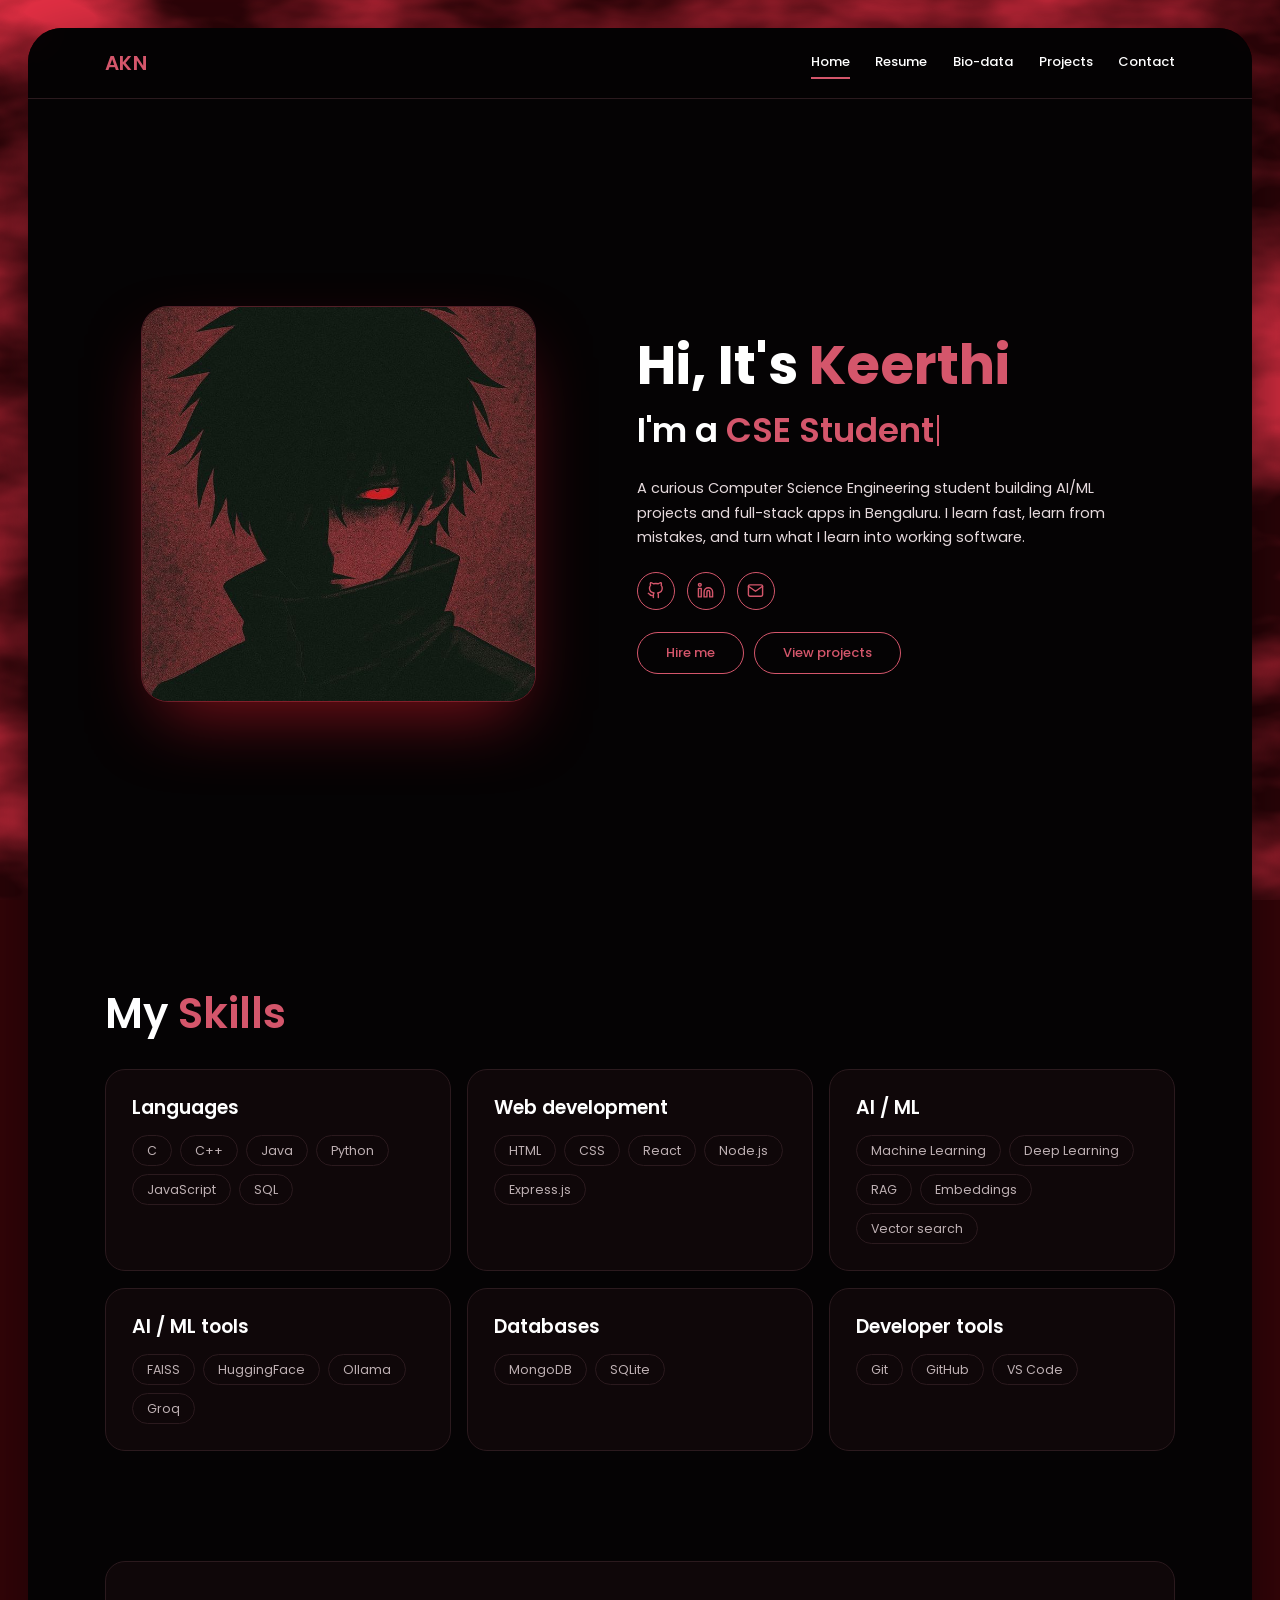
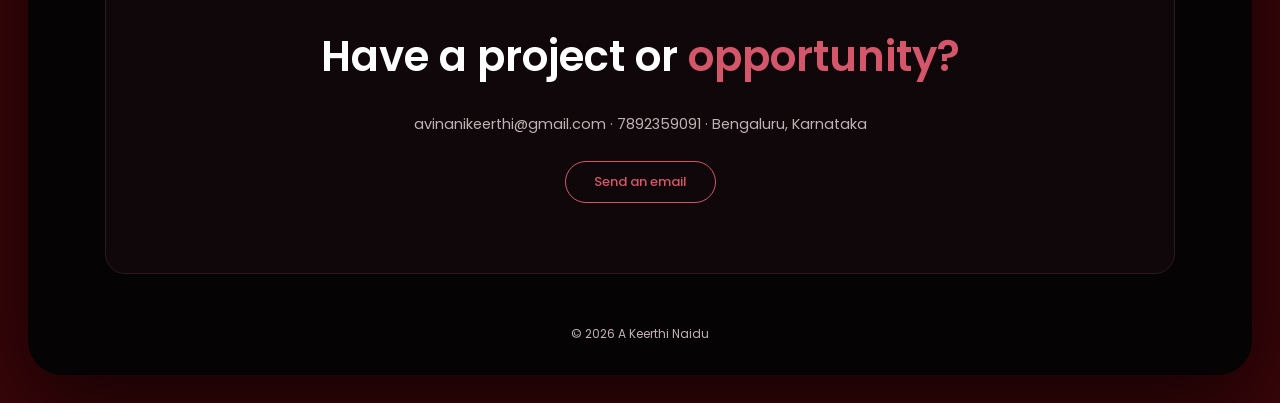
<file: index.html>
<!DOCTYPE html>
<html lang="en">
<head>
<meta charset="UTF-8">
<meta name="viewport" content="width=device-width, initial-scale=1.0">
<title>A Keerthi Naidu | AI/ML & Full Stack</title>
<link rel="stylesheet" href="style.css">
</head>
<body>
<div class="frame">

<header class="nav">
  <a class="logo" href="#home">AKN</a>
  <button class="burger" aria-label="Toggle menu" aria-expanded="false">☰</button>
  <nav class="links" aria-label="Main"><a class="on" href="index.html">Home</a><a href="resume.html">Resume</a><a href="biodata.html">Bio-data</a><a href="projects.html">Projects</a><a href="index.html#contact">Contact</a></nav>
</header>

<main><section id="home" class="hero">
  <div class="art"><img class="hero-img" src="hero.jpg" alt="Dark illustration of a character with a glowing red eye" width="736" height="736"></div>
  <div>
    <h1>Hi, It's <span>Keerthi</span></h1>
    <p class="role">I'm a <span id="typed"></span><i></i></p>
    <p class="lead">A curious Computer Science Engineering student building AI/ML projects and full-stack apps in Bengaluru. I learn fast, learn from mistakes, and turn what I learn into working software.</p>
    <div class="social">
      <a href="https://github.com/Keerthi-naidu15" target="_blank" rel="noopener" aria-label="GitHub"><svg viewBox="0 0 24 24"><path d="M9 19c-5 1.5-5-2.5-7-3m14 6v-3.87a3.37 3.37 0 0 0-.94-2.61c3.14-.35 6.44-1.54 6.44-7A5.44 5.44 0 0 0 20 4.77 5.07 5.07 0 0 0 19.91 1S18.73.65 16 2.48a13.38 13.38 0 0 0-7 0C6.27.65 5.09 1 5.09 1A5.07 5.07 0 0 0 5 4.77a5.44 5.44 0 0 0-1.5 3.78c0 5.42 3.3 6.61 6.44 7A3.37 3.37 0 0 0 9 18.13V22"/></svg></a>
      <a href="https://www.linkedin.com/in/a-keerthi-naidu-7a412a398" target="_blank" rel="noopener" aria-label="LinkedIn"><svg viewBox="0 0 24 24"><path d="M16 8a6 6 0 0 1 6 6v7h-4v-7a2 2 0 0 0-2-2 2 2 0 0 0-2 2v7h-4v-7a6 6 0 0 1 6-6z"/><rect x="2" y="9" width="4" height="12"/><circle cx="4" cy="4" r="2"/></svg></a>
      <a href="mailto:avinanikeerthi@gmail.com" aria-label="Email"><svg viewBox="0 0 24 24"><path d="M4 4h16c1.1 0 2 .9 2 2v12c0 1.1-.9 2-2 2H4c-1.1 0-2-.9-2-2V6c0-1.1.9-2 2-2z"/><polyline points="22,6 12,13 2,6"/></svg></a>
    </div>
    <a class="btn" href="#contact">Hire me</a><a class="btn" href="projects.html">View projects</a>
  </div>
</section><section id="skills">
  <h2>My <span>Skills</span></h2>
  <div class="grid">
    <div class="card"><h3>Languages</h3><div class="chips"><span>C</span><span>C++</span><span>Java</span><span>Python</span><span>JavaScript</span><span>SQL</span></div></div>
    <div class="card"><h3>Web development</h3><div class="chips"><span>HTML</span><span>CSS</span><span>React</span><span>Node.js</span><span>Express.js</span></div></div>
    <div class="card"><h3>AI / ML</h3><div class="chips"><span>Machine Learning</span><span>Deep Learning</span><span>RAG</span><span>Embeddings</span><span>Vector search</span></div></div>
    <div class="card"><h3>AI / ML tools</h3><div class="chips"><span>FAISS</span><span>HuggingFace</span><span>Ollama</span><span>Groq</span></div></div>
    <div class="card"><h3>Databases</h3><div class="chips"><span>MongoDB</span><span>SQLite</span></div></div>
    <div class="card"><h3>Developer tools</h3><div class="chips"><span>Git</span><span>GitHub</span><span>VS Code</span></div></div>
  </div>
</section><section id="contact">
  <div class="card cta">
    <h2>Have a project or <span>opportunity?</span></h2>
    <p>avinanikeerthi@gmail.com · 7892359091 · Bengaluru, Karnataka</p>
    <a class="btn" href="mailto:avinanikeerthi@gmail.com">Send an email</a>
  </div>
</section></main>

<footer>© <span id="year"></span> A Keerthi Naidu</footer>
</div>
<script src="script.js"></script>
</body>
</html>
</file>
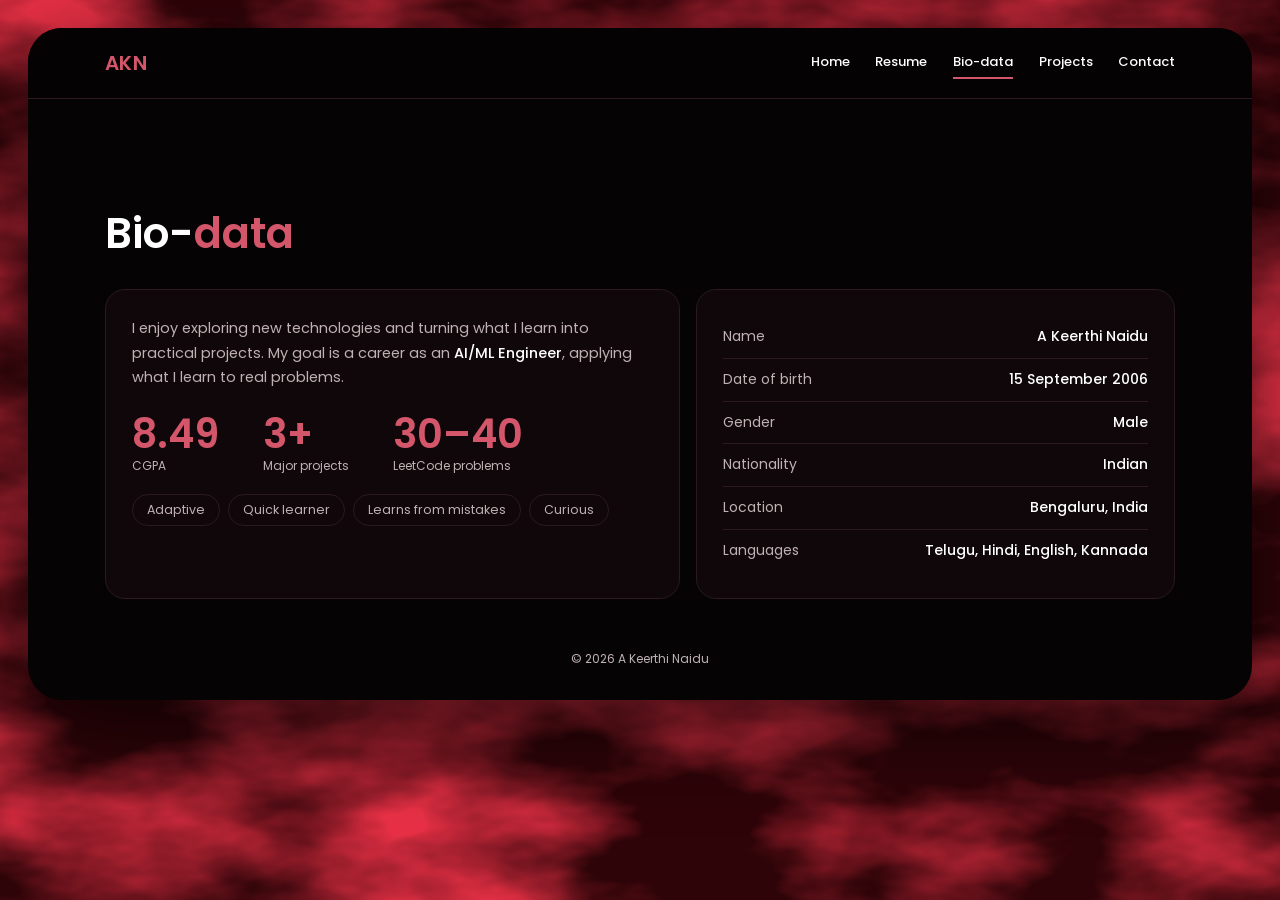
<file: biodata.html>
<!DOCTYPE html>
<html lang="en">
<head>
<meta charset="UTF-8">
<meta name="viewport" content="width=device-width, initial-scale=1.0">
<title>Bio-data | A Keerthi Naidu</title>
<link rel="stylesheet" href="style.css">
</head>
<body>
<div class="frame">

<header class="nav">
  <a class="logo" href="#home">AKN</a>
  <button class="burger" aria-label="Toggle menu" aria-expanded="false">☰</button>
  <nav class="links" aria-label="Main"><a href="index.html">Home</a><a href="resume.html">Resume</a><a class="on" href="biodata.html">Bio-data</a><a href="projects.html">Projects</a><a href="index.html#contact">Contact</a></nav>
</header>

<main><section id="about">
  <h2>Bio-<span>data</span></h2>
  <div class="two">
    <div class="card">
      <p>I enjoy exploring new technologies and turning what I learn into practical projects. My goal is a career as an <b>AI/ML Engineer</b>, applying what I learn to real problems.</p>
      <div class="stats"><div><b data-n="8.49">8.49</b><small>CGPA</small></div><div><b data-n="3">3+</b><small>Major projects</small></div><div><b>30–40</b><small>LeetCode problems</small></div></div>
      <div class="chips"><span>Adaptive</span><span>Quick learner</span><span>Learns from mistakes</span><span>Curious</span></div>
    </div>
    <div class="card dl">
      <div><span>Name</span><b>A Keerthi Naidu</b></div>
      <div><span>Date of birth</span><b>15 September 2006</b></div>
      <div><span>Gender</span><b>Male</b></div>
      <div><span>Nationality</span><b>Indian</b></div>
      <div><span>Location</span><b>Bengaluru, India</b></div>
      <div><span>Languages</span><b>Telugu, Hindi, English, Kannada</b></div>
    </div>
  </div>
</section></main>

<footer>© <span id="year"></span> A Keerthi Naidu</footer>
</div>
<script src="script.js"></script>
</body>
</html>
</file>
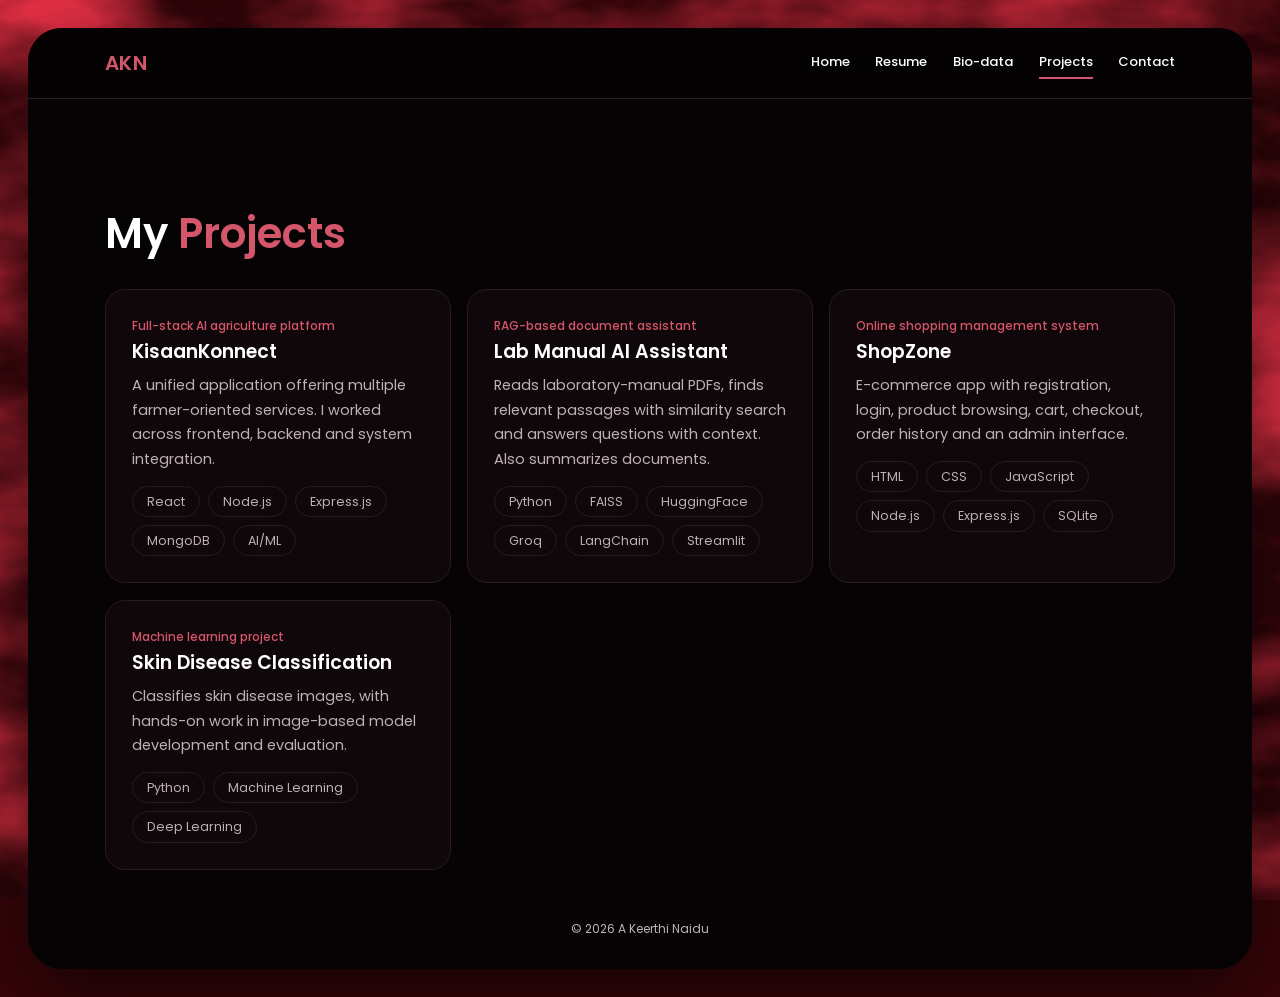
<file: projects.html>
<!DOCTYPE html>
<html lang="en">
<head>
<meta charset="UTF-8">
<meta name="viewport" content="width=device-width, initial-scale=1.0">
<title>Projects | A Keerthi Naidu</title>
<link rel="stylesheet" href="style.css">
</head>
<body>
<div class="frame">

<header class="nav">
  <a class="logo" href="#home">AKN</a>
  <button class="burger" aria-label="Toggle menu" aria-expanded="false">☰</button>
  <nav class="links" aria-label="Main"><a href="index.html">Home</a><a href="resume.html">Resume</a><a href="biodata.html">Bio-data</a><a class="on" href="projects.html">Projects</a><a href="index.html#contact">Contact</a></nav>
</header>

<main><section id="projects">
  <h2>My <span>Projects</span></h2>
  <div class="grid">
    <article class="card"><small>Full-stack AI agriculture platform</small><h3>KisaanKonnect</h3><p>A unified application offering multiple farmer-oriented services. I worked across frontend, backend and system integration.</p><div class="chips"><span>React</span><span>Node.js</span><span>Express.js</span><span>MongoDB</span><span>AI/ML</span></div></article>
    <article class="card"><small>RAG-based document assistant</small><h3>Lab Manual AI Assistant</h3><p>Reads laboratory-manual PDFs, finds relevant passages with similarity search and answers questions with context. Also summarizes documents.</p><div class="chips"><span>Python</span><span>FAISS</span><span>HuggingFace</span><span>Groq</span><span>LangChain</span><span>Streamlit</span></div></article>
    <article class="card"><small>Online shopping management system</small><h3>ShopZone</h3><p>E-commerce app with registration, login, product browsing, cart, checkout, order history and an admin interface.</p><div class="chips"><span>HTML</span><span>CSS</span><span>JavaScript</span><span>Node.js</span><span>Express.js</span><span>SQLite</span></div></article>
    <article class="card"><small>Machine learning project</small><h3>Skin Disease Classification</h3><p>Classifies skin disease images, with hands-on work in image-based model development and evaluation.</p><div class="chips"><span>Python</span><span>Machine Learning</span><span>Deep Learning</span></div></article>
  </div>
</section></main>

<footer>© <span id="year"></span> A Keerthi Naidu</footer>
</div>
<script src="script.js"></script>
</body>
</html>
</file>
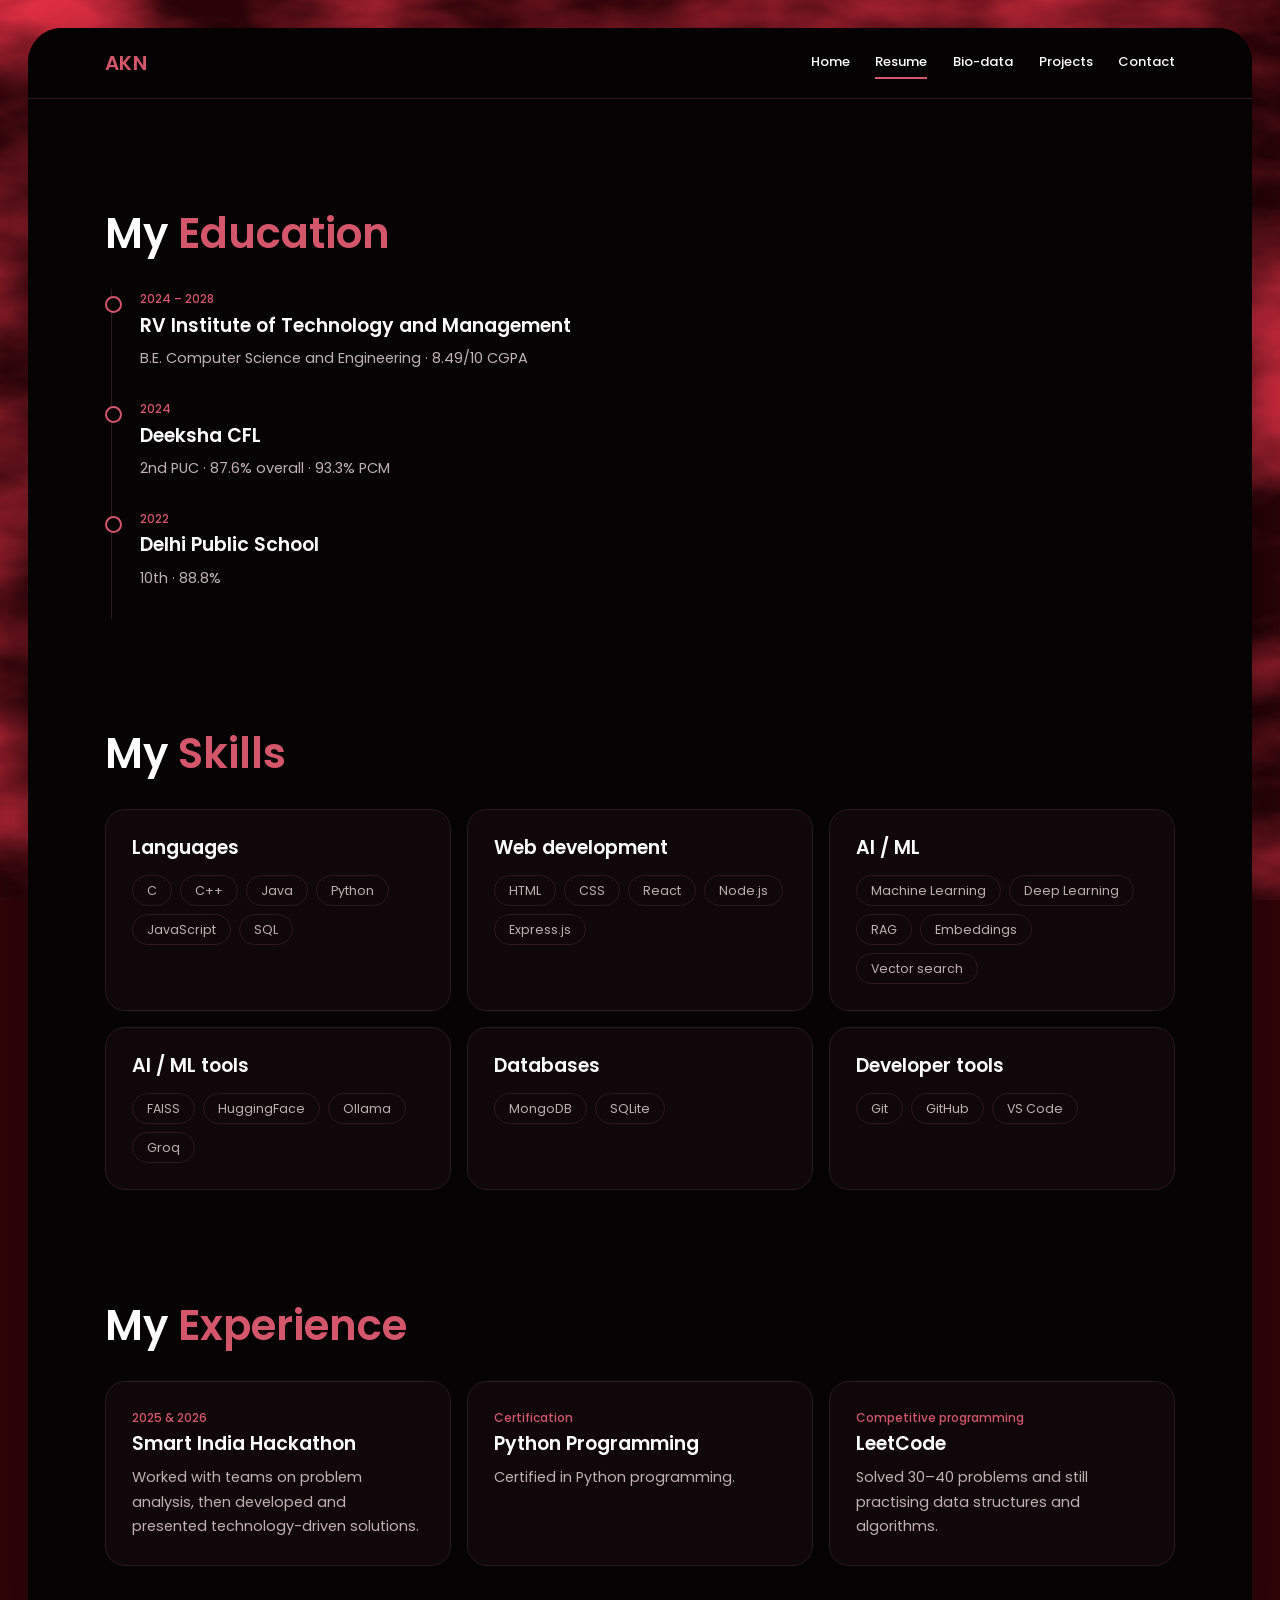
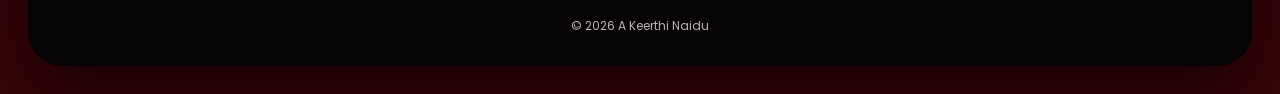
<file: resume.html>
<!DOCTYPE html>
<html lang="en">
<head>
<meta charset="UTF-8">
<meta name="viewport" content="width=device-width, initial-scale=1.0">
<title>Resume | A Keerthi Naidu</title>
<link rel="stylesheet" href="style.css">
</head>
<body>
<div class="frame">

<header class="nav">
  <a class="logo" href="#home">AKN</a>
  <button class="burger" aria-label="Toggle menu" aria-expanded="false">☰</button>
  <nav class="links" aria-label="Main"><a href="index.html">Home</a><a class="on" href="resume.html">Resume</a><a href="biodata.html">Bio-data</a><a href="projects.html">Projects</a><a href="index.html#contact">Contact</a></nav>
</header>

<main><section id="education">
  <h2>My <span>Education</span></h2>
  <div class="timeline">
    <article><small>2024 – 2028</small><h3>RV Institute of Technology and Management</h3><p>B.E. Computer Science and Engineering · 8.49/10 CGPA</p></article>
    <article><small>2024</small><h3>Deeksha CFL</h3><p>2nd PUC · 87.6% overall · 93.3% PCM</p></article>
    <article><small>2022</small><h3>Delhi Public School</h3><p>10th · 88.8%</p></article>
  </div>
</section><section id="skills">
  <h2>My <span>Skills</span></h2>
  <div class="grid">
    <div class="card"><h3>Languages</h3><div class="chips"><span>C</span><span>C++</span><span>Java</span><span>Python</span><span>JavaScript</span><span>SQL</span></div></div>
    <div class="card"><h3>Web development</h3><div class="chips"><span>HTML</span><span>CSS</span><span>React</span><span>Node.js</span><span>Express.js</span></div></div>
    <div class="card"><h3>AI / ML</h3><div class="chips"><span>Machine Learning</span><span>Deep Learning</span><span>RAG</span><span>Embeddings</span><span>Vector search</span></div></div>
    <div class="card"><h3>AI / ML tools</h3><div class="chips"><span>FAISS</span><span>HuggingFace</span><span>Ollama</span><span>Groq</span></div></div>
    <div class="card"><h3>Databases</h3><div class="chips"><span>MongoDB</span><span>SQLite</span></div></div>
    <div class="card"><h3>Developer tools</h3><div class="chips"><span>Git</span><span>GitHub</span><span>VS Code</span></div></div>
  </div>
</section><section id="experience">
  <h2>My <span>Experience</span></h2>
  <div class="grid">
    <div class="card"><small>2025 &amp; 2026</small><h3>Smart India Hackathon</h3><p>Worked with teams on problem analysis, then developed and presented technology-driven solutions.</p></div>
    <div class="card"><small>Certification</small><h3>Python Programming</h3><p>Certified in Python programming.</p></div>
    <div class="card"><small>Competitive programming</small><h3>LeetCode</h3><p>Solved 30–40 problems and still practising data structures and algorithms.</p></div>
  </div>
</section></main>

<footer>© <span id="year"></span> A Keerthi Naidu</footer>
</div>
<script src="script.js"></script>
</body>
</html>
</file>
<file: style.css>
@import url('https://fonts.googleapis.com/css2?family=Poppins:wght@300;400;500;600;700&display=swap');
:root{--bg:#050304;--card:#0f0709;--line:#2b1a1e;--text:#fff;--muted:#bfb1b4;--accent:#d4566b;--gap:clamp(10px,2.4vw,28px);--pad:clamp(20px,6vw,80px)}
*{box-sizing:border-box;margin:0;padding:0}
html{scroll-behavior:smooth;scroll-padding-top:100px}
body{font-family:Poppins,Arial,sans-serif;color:var(--text);background:#3a0509;line-height:1.7;overflow-x:hidden}
body::before{content:"";position:fixed;inset:0;z-index:-1;background:#2e0408 url("data:image/svg+xml,%3Csvg xmlns='http://www.w3.org/2000/svg' width='900' height='900'%3E%3Cfilter id='n'%3E%3CfeTurbulence type='fractalNoise' baseFrequency='.005 .011' numOctaves='5' seed='7'/%3E%3CfeColorMatrix values='0 0 0 0 .8 0 0 0 0 .03 0 0 0 0 .06 0 0 0 2.4 -.8'/%3E%3C/filter%3E%3Crect width='100%25' height='100%25' filter='url(%23n)'/%3E%3C/svg%3E") center/cover}
a{color:inherit;text-decoration:none}
:focus-visible{outline:2px solid var(--accent);outline-offset:3px}
.frame{margin:var(--gap);background:var(--bg);border-radius:clamp(20px,3vw,34px);box-shadow:0 30px 90px rgba(0,0,0,.65)}

/* top navbar */
.nav{position:sticky;top:var(--gap);z-index:20;display:flex;align-items:center;justify-content:space-between;padding:18px var(--pad);background:rgba(5,3,4,.9);backdrop-filter:blur(14px);border-bottom:1px solid var(--line);border-radius:clamp(20px,3vw,34px) clamp(20px,3vw,34px) 0 0}
.logo{color:var(--accent);font-weight:600;font-size:20px;letter-spacing:.5px}
.links{display:flex;gap:clamp(14px,2vw,26px)}
.links a{font-size:13px;font-weight:500;padding:4px 0;border-bottom:2px solid transparent;transition:border-color .25s,color .25s}
.links a:hover{color:var(--accent)}
.links a.on{border-color:var(--accent)}
.burger{display:none;width:40px;height:40px;border-radius:50%;border:1px solid var(--line);background:none;color:var(--text);font-size:18px;cursor:pointer}

section{padding:clamp(60px,9vw,110px) var(--pad) 0}
h2{font-size:clamp(28px,4vw,42px);font-weight:600;line-height:1.2;margin-bottom:30px}
h2 span,h1 span,.role span{color:var(--accent)}
h3{font-size:19px;font-weight:600;line-height:1.3;margin-bottom:8px}
small{display:block;color:var(--accent);font-size:12px;font-weight:500;margin-bottom:4px}
p{color:var(--muted);font-size:14.5px}

/* hero */
.hero{min-height:calc(100svh - 120px);display:grid;grid-template-columns:1fr 1.15fr;gap:clamp(24px,5vw,70px);align-items:center;padding-top:30px}
.art{perspective:1000px;display:grid;place-items:center;padding:8%}
h1{font-size:clamp(32px,4.6vw,54px);font-weight:700;line-height:1.15}
.hero-img{display:block;width:min(100%,420px);height:auto;border-radius:26px;box-shadow:0 30px 70px -20px rgba(255,30,50,.5),0 0 0 1px rgba(212,86,107,.35)}
.btn+.btn{margin-left:10px}
.role{color:var(--text);font-size:clamp(22px,3vw,34px);font-weight:600;margin:6px 0 16px}
.role i{display:inline-block;width:2px;height:.9em;background:var(--accent);margin-left:3px;vertical-align:-.1em;animation:blink 1s steps(1) infinite}
@keyframes blink{50%{opacity:0}}
.lead{max-width:34em;color:#e6dadd;margin-bottom:22px}
.social{display:flex;gap:12px;margin-bottom:22px}
.social a{width:38px;height:38px;display:grid;place-items:center;border:1px solid var(--accent);border-radius:50%;color:var(--accent);transition:.25s}
.social a:hover{background:var(--accent);color:var(--bg);transform:translateY(-3px)}
.social svg{width:17px;height:17px;fill:none;stroke:currentColor;stroke-width:2;stroke-linecap:round;stroke-linejoin:round}
.btn{display:inline-block;border:1px solid var(--accent);color:var(--accent);padding:9px 28px;border-radius:30px;font-size:13px;font-weight:500;transition:.25s}
.btn:hover{background:var(--accent);color:var(--bg)}

/* cards */
.card{background:var(--card);border:1px solid var(--line);border-radius:20px;padding:26px;transform:perspective(800px) rotateX(var(--rx,0deg)) rotateY(var(--ry,0deg));transition:transform .2s ease-out,border-color .25s,box-shadow .3s}
.card:hover{border-color:var(--accent);box-shadow:0 24px 50px -26px var(--accent)}
.grid{display:grid;grid-template-columns:repeat(auto-fit,minmax(260px,1fr));gap:16px}
.two{display:grid;grid-template-columns:1.2fr 1fr;gap:16px}
.card p b,.card b{color:var(--text);font-weight:500}
.chips{display:flex;flex-wrap:wrap;gap:8px;margin-top:14px}
.chips span{padding:4px 14px;border:1px solid var(--line);border-radius:30px;color:var(--muted);font-size:12.5px}
.stats{display:flex;gap:clamp(18px,4vw,44px);flex-wrap:wrap;margin-top:22px}
.stats b{display:block;font-size:clamp(28px,4vw,40px);font-weight:600;color:var(--accent);line-height:1.1}
.stats small{color:var(--muted);font-weight:400}
.dl div{display:flex;justify-content:space-between;flex-wrap:wrap;gap:4px 14px;padding:9px 0;border-bottom:1px solid var(--line);font-size:14px}
.dl div:last-child{border:0}
.dl span{color:var(--muted)}
.dl b{text-align:right}
.timeline{border-left:1px solid var(--line);margin-left:6px;padding-left:28px}
.timeline article{position:relative;padding-bottom:28px}
.timeline article::before{content:"";position:absolute;left:-35px;top:7px;width:13px;height:13px;border-radius:50%;background:var(--bg);border:2px solid var(--accent)}
.cta{text-align:center;padding:clamp(36px,6vw,70px) 20px}
.cta p{margin-bottom:24px}
footer{padding:50px 20px 30px;text-align:center;color:var(--muted);font-size:12px}

@media(max-width:860px){
.hero{grid-template-columns:1fr;min-height:auto}
.art{order:-1;padding:4% 8%}
.two{grid-template-columns:1fr}
.hero-img{width:min(80%,320px)}
.burger{display:block}
.links{position:absolute;top:100%;left:var(--gap);right:var(--gap);flex-direction:column;gap:2px;padding:12px;background:#0b0507;border:1px solid var(--line);border-radius:20px;opacity:0;visibility:hidden;transform:translateY(-8px);transition:opacity .25s,transform .25s,visibility 0s .25s}
.links.open{opacity:1;visibility:visible;transform:none;transition:opacity .25s,transform .25s}
.links a{padding:10px 14px;border:0}
.links a.on{color:var(--accent)}
}
@media(hover:none){.card,.hero-img{transform:none}}
@media(prefers-reduced-motion:reduce){*{animation:none!important;transition:none!important}html{scroll-behavior:auto}}
</file>
